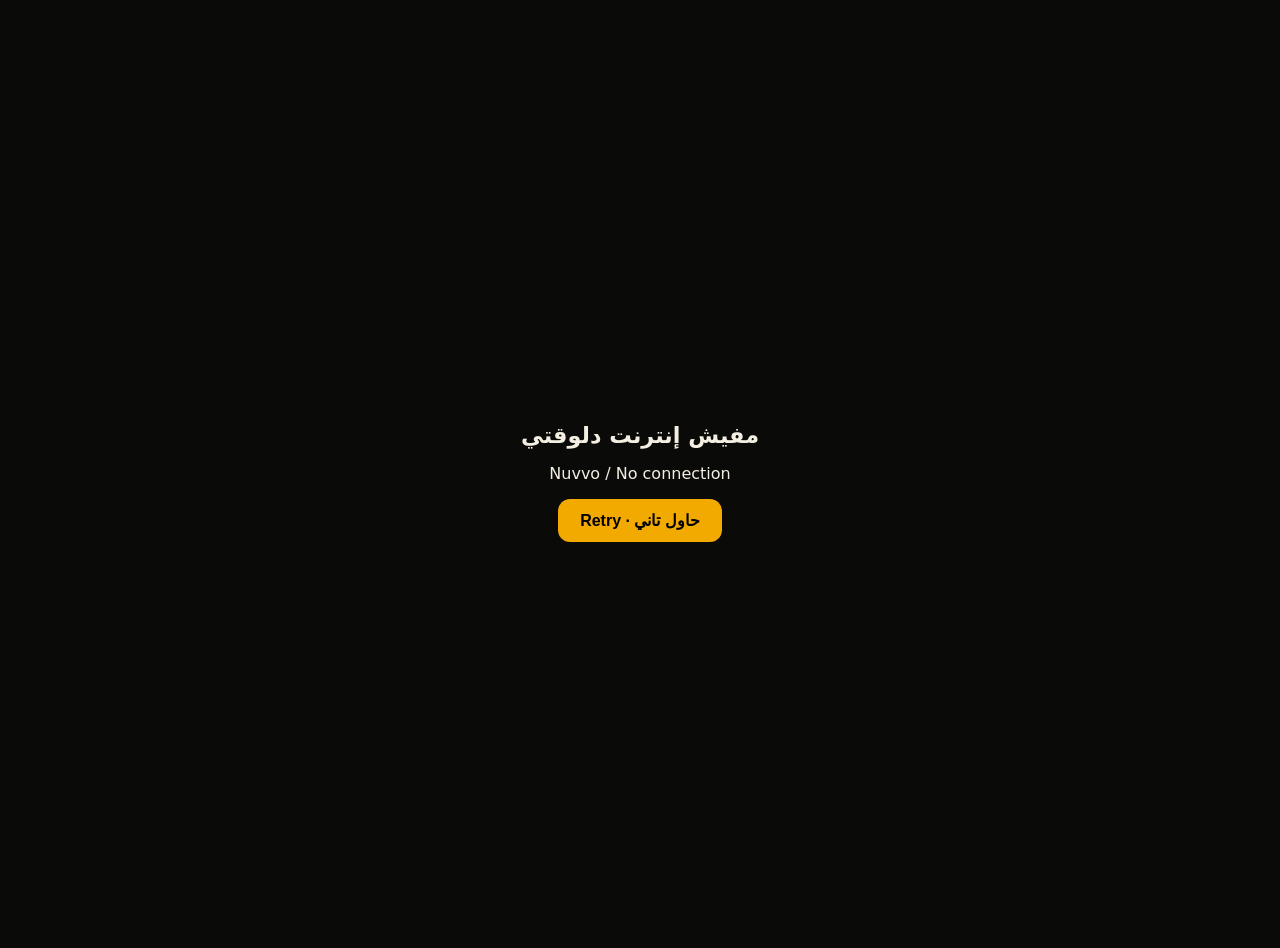
<file: offline.html>
<!doctype html><html lang="ar" dir="rtl"><head><meta charset="utf-8"><meta name="viewport" content="width=device-width,initial-scale=1"><title>Nuvvo</title><style>body{margin:0;min-height:100vh;display:grid;place-items:center;background:#0a0a09;color:#f4efe2;font-family:system-ui,sans-serif;text-align:center;padding:24px}h1{font-size:1.4rem}button{background:#f2a900;border:0;border-radius:12px;padding:12px 22px;font-weight:700;font-size:1rem;cursor:pointer}</style></head><body><main><h1>مفيش إنترنت دلوقتي</h1><p>Nuvvo / No connection</p><button onclick="location.reload()">حاول تاني · Retry</button></main></body></html>
</file>
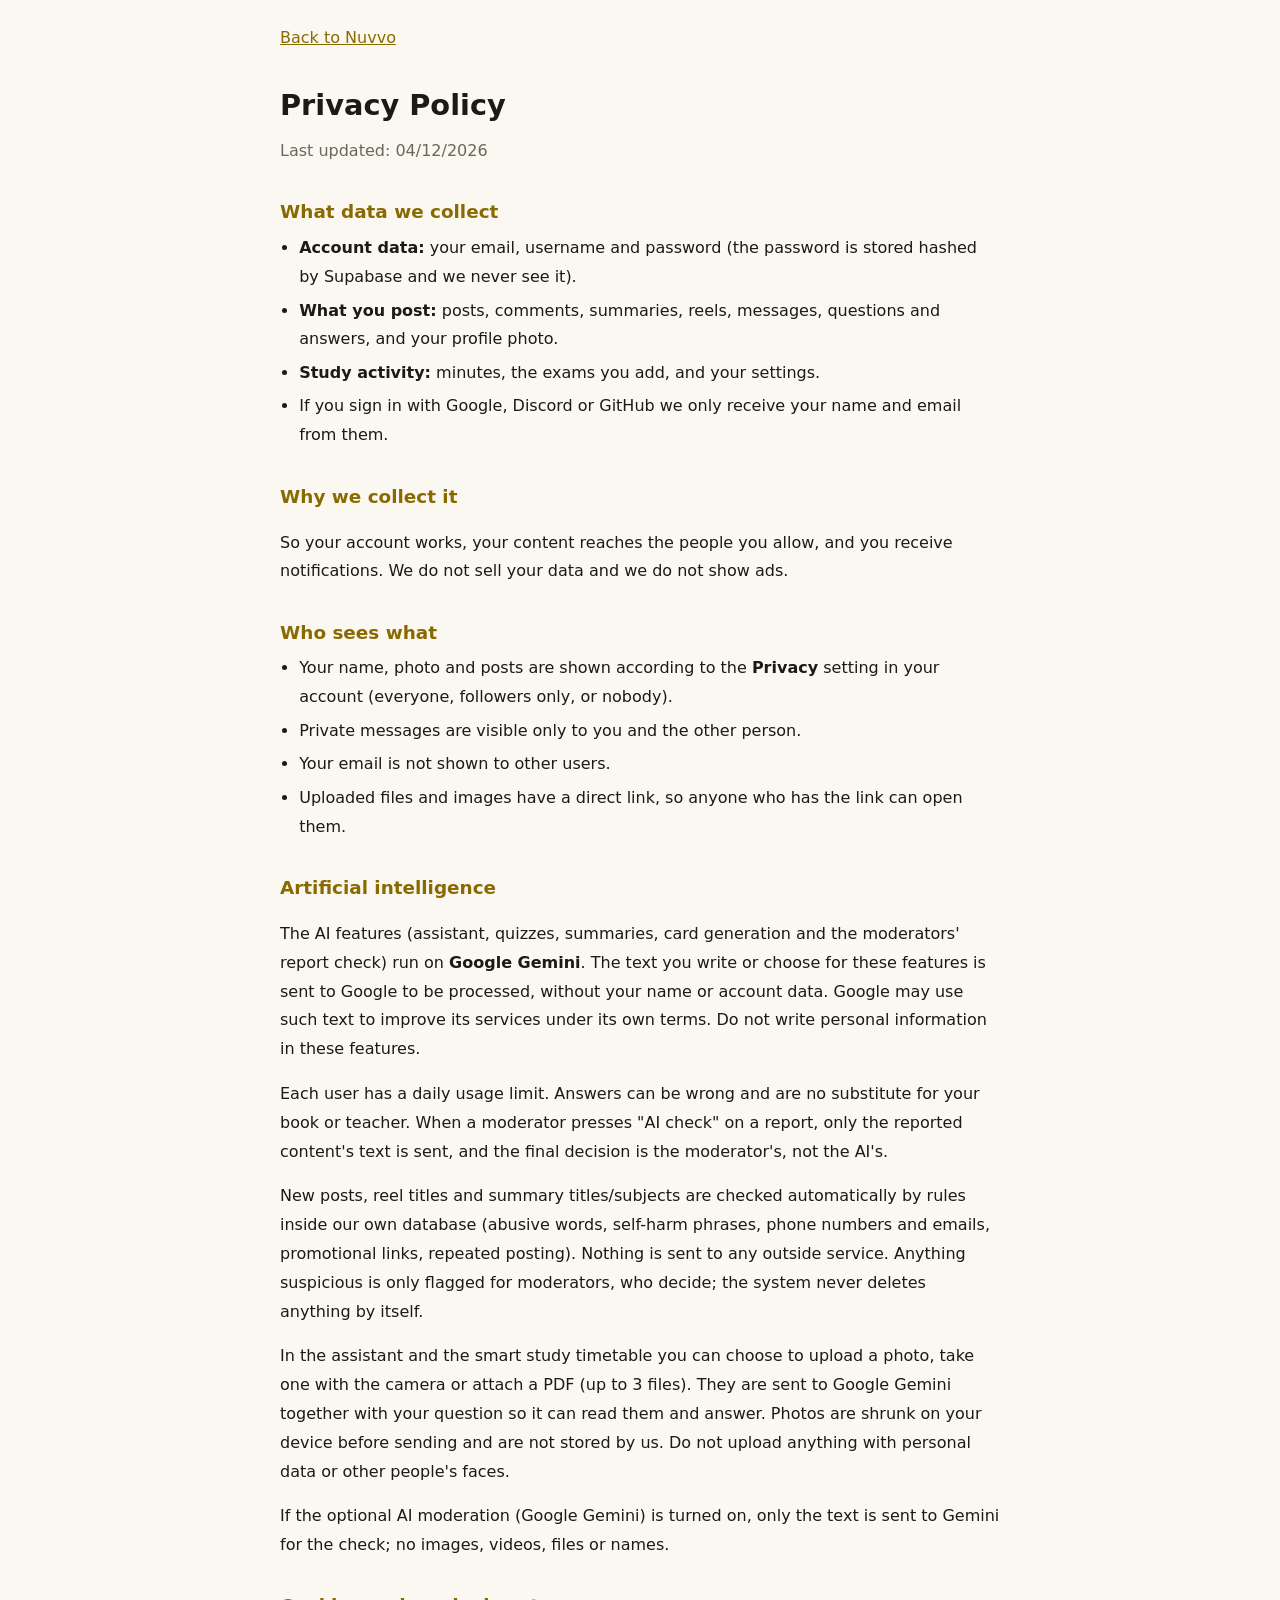
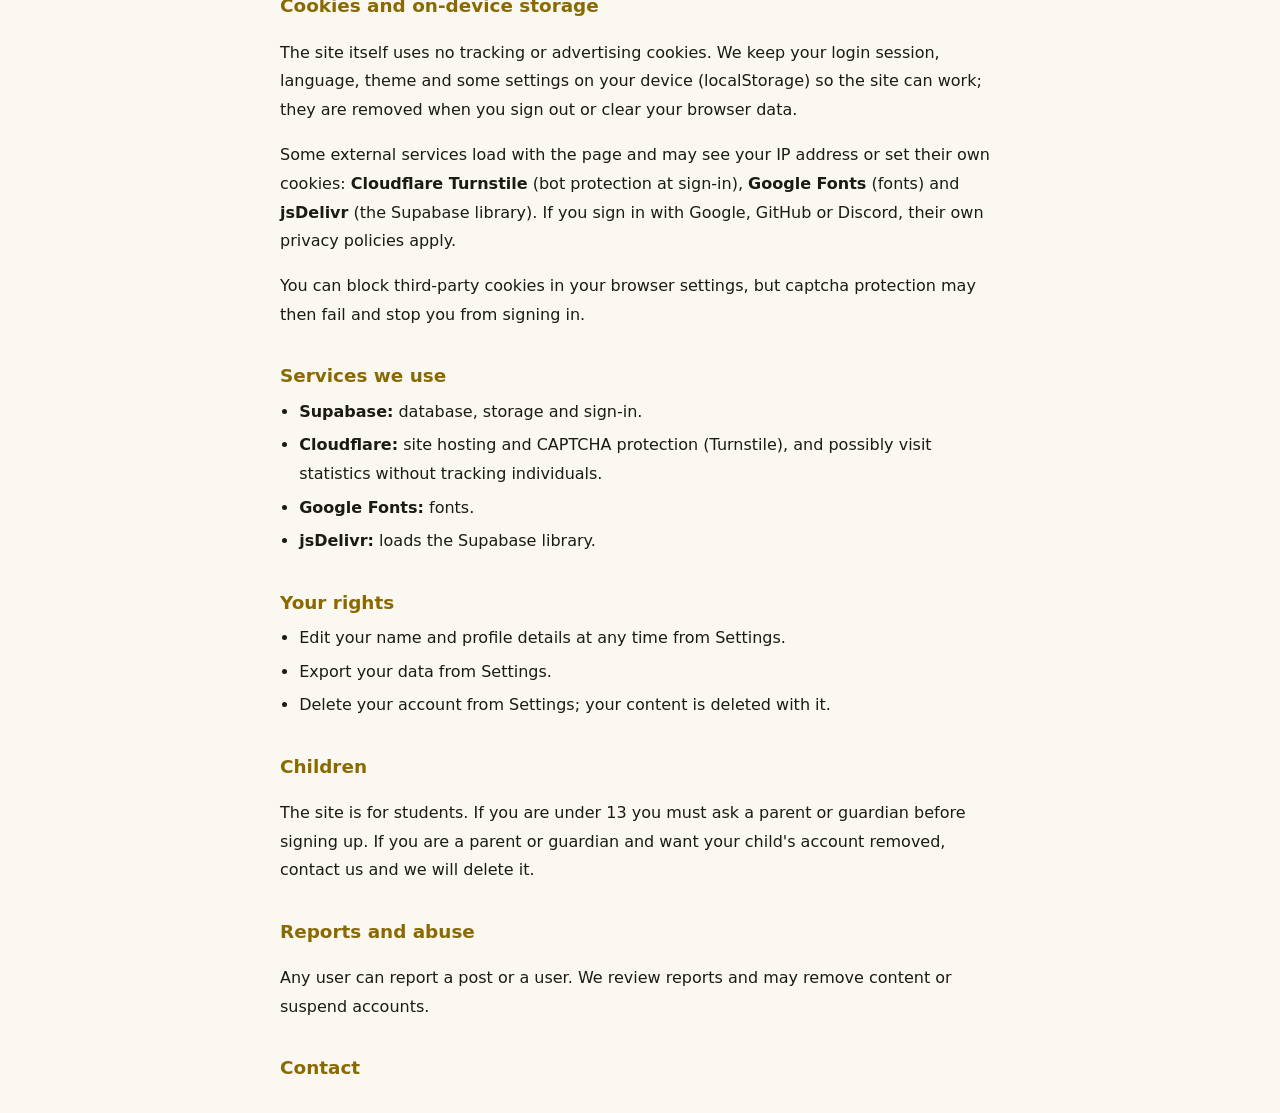
<file: privacy-en.html>
<!doctype html>
<html lang="en" dir="ltr">
<head>
<meta charset="utf-8">
<meta name="viewport" content="width=device-width, initial-scale=1">
<meta name="theme-color" content="#0a0a09">
<title>Privacy Policy | Nuvvo</title>
<link rel="icon" type="image/png" href="favicon.png">
<link rel="stylesheet" href="legal.css">
</head>
<body>
<main>
<a class="back" href="./">Back to Nuvvo</a>
<h1>Privacy Policy</h1>
<p class="meta">Last updated: <span id="d"></span></p>

<h2>What data we collect</h2>
<ul>
<li><b>Account data:</b> your email, username and password (the password is stored hashed by Supabase and we never see it).</li>
<li><b>What you post:</b> posts, comments, summaries, reels, messages, questions and answers, and your profile photo.</li>
<li><b>Study activity:</b> minutes, the exams you add, and your settings.</li>
<li>If you sign in with Google, Discord or GitHub we only receive your name and email from them.</li>
</ul>

<h2>Why we collect it</h2>
<p>So your account works, your content reaches the people you allow, and you receive notifications. We do not sell your data and we do not show ads.</p>

<h2>Who sees what</h2>
<ul>
<li>Your name, photo and posts are shown according to the <b>Privacy</b> setting in your account (everyone, followers only, or nobody).</li>
<li>Private messages are visible only to you and the other person.</li>
<li>Your email is not shown to other users.</li>
<li>Uploaded files and images have a direct link, so anyone who has the link can open them.</li>
</ul>

<h2 id="ai">Artificial intelligence</h2>
<p>The AI features (assistant, quizzes, summaries, card generation and the moderators' report check) run on <b>Google Gemini</b>. The text you write or choose for these features is sent to Google to be processed, without your name or account data. Google may use such text to improve its services under its own terms. Do not write personal information in these features.</p>
<p>Each user has a daily usage limit. Answers can be wrong and are no substitute for your book or teacher. When a moderator presses "AI check" on a report, only the reported content's text is sent, and the final decision is the moderator's, not the AI's.</p>

<p>New posts, reel titles and summary titles/subjects are checked automatically by rules inside our own database (abusive words, self-harm phrases, phone numbers and emails, promotional links, repeated posting). Nothing is sent to any outside service. Anything suspicious is only flagged for moderators, who decide; the system never deletes anything by itself.</p>
<p>In the assistant and the smart study timetable you can choose to upload a photo, take one with the camera or attach a PDF (up to 3 files). They are sent to Google Gemini together with your question so it can read them and answer. Photos are shrunk on your device before sending and are not stored by us. Do not upload anything with personal data or other people's faces.</p>
<p>If the optional AI moderation (Google Gemini) is turned on, only the text is sent to Gemini for the check; no images, videos, files or names.</p>
<h2 id="cookies">Cookies and on-device storage</h2>
<p>The site itself uses no tracking or advertising cookies. We keep your login session, language, theme and some settings on your device (localStorage) so the site can work; they are removed when you sign out or clear your browser data.</p>
<p>Some external services load with the page and may see your IP address or set their own cookies: <b>Cloudflare Turnstile</b> (bot protection at sign-in), <b>Google Fonts</b> (fonts) and <b>jsDelivr</b> (the Supabase library). If you sign in with Google, GitHub or Discord, their own privacy policies apply.</p>
<p>You can block third-party cookies in your browser settings, but captcha protection may then fail and stop you from signing in.</p>

<h2>Services we use</h2>
<ul>
<li><b>Supabase:</b> database, storage and sign-in.</li>
<li><b>Cloudflare:</b> site hosting and CAPTCHA protection (Turnstile), and possibly visit statistics without tracking individuals.</li>
<li><b>Google Fonts:</b> fonts.</li>
<li><b>jsDelivr:</b> loads the Supabase library.</li>
</ul>

<h2>Your rights</h2>
<ul>
<li>Edit your name and profile details at any time from Settings.</li>
<li>Export your data from Settings.</li>
<li>Delete your account from Settings; your content is deleted with it.</li>
</ul>

<h2>Children</h2>
<p>The site is for students. If you are under 13 you must ask a parent or guardian before signing up. If you are a parent or guardian and want your child's account removed, contact us and we will delete it.</p>

<h2>Reports and abuse</h2>
<p>Any user can report a post or a user. We review reports and may remove content or suspend accounts.</p>

<h2>Contact</h2>
<p id="contact">To contact us or ask for your data to be deleted: <a id="mail" href="#"></a></p>
</main>
<script src="config.js"></script>
<script src="legal.js"></script>
</body>
</html>
</file>
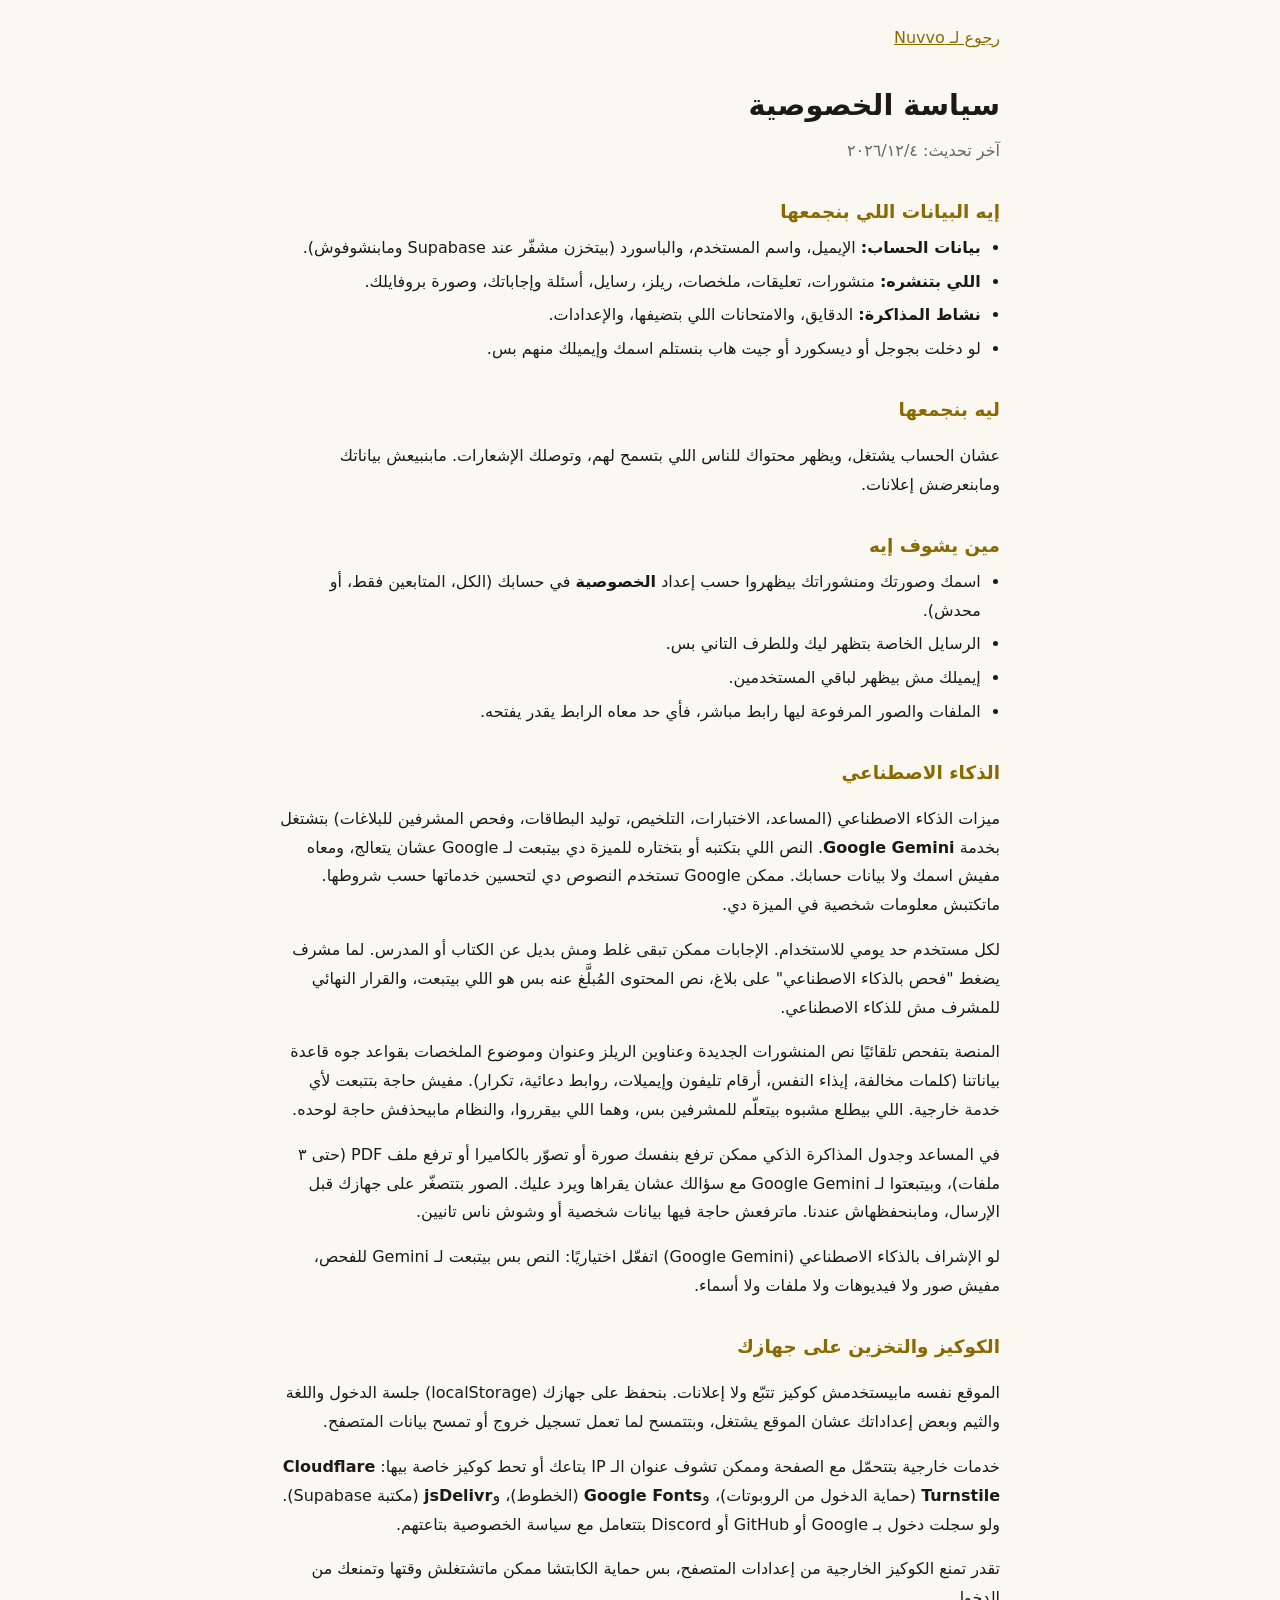
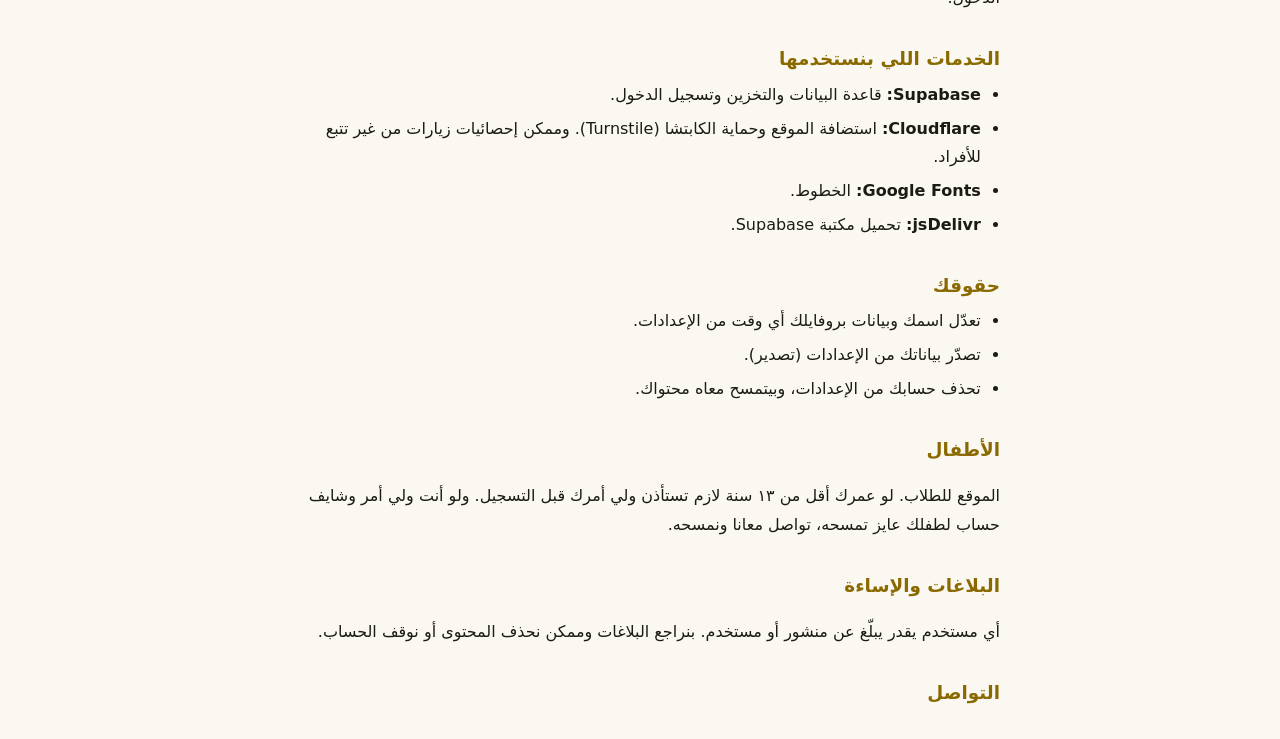
<file: privacy.html>
<!doctype html>
<html lang="ar" dir="rtl">
<head>
<meta charset="utf-8">
<meta name="viewport" content="width=device-width, initial-scale=1">
<meta name="theme-color" content="#0a0a09">
<title>سياسة الخصوصية | Nuvvo</title>
<link rel="icon" type="image/png" href="favicon.png">
<link rel="stylesheet" href="legal.css">
</head>
<body>
<main>
<a class="back" href="./">رجوع لـ Nuvvo</a>
<h1>سياسة الخصوصية</h1>
<p class="meta">آخر تحديث: <span id="d"></span></p>

<h2>إيه البيانات اللي بنجمعها</h2>
<ul>
<li><b>بيانات الحساب:</b> الإيميل، واسم المستخدم، والباسورد (بيتخزن مشفّر عند Supabase ومابنشوفوش).</li>
<li><b>اللي بتنشره:</b> منشورات، تعليقات، ملخصات، ريلز، رسايل، أسئلة وإجاباتك، وصورة بروفايلك.</li>
<li><b>نشاط المذاكرة:</b> الدقايق، والامتحانات اللي بتضيفها، والإعدادات.</li>
<li>لو دخلت بجوجل أو ديسكورد أو جيت هاب بنستلم اسمك وإيميلك منهم بس.</li>
</ul>

<h2>ليه بنجمعها</h2>
<p>عشان الحساب يشتغل، ويظهر محتواك للناس اللي بتسمح لهم، وتوصلك الإشعارات. مابنبيعش بياناتك ومابنعرضش إعلانات.</p>

<h2>مين يشوف إيه</h2>
<ul>
<li>اسمك وصورتك ومنشوراتك بيظهروا حسب إعداد <b>الخصوصية</b> في حسابك (الكل، المتابعين فقط، أو محدش).</li>
<li>الرسايل الخاصة بتظهر ليك وللطرف التاني بس.</li>
<li>إيميلك مش بيظهر لباقي المستخدمين.</li>
<li>الملفات والصور المرفوعة ليها رابط مباشر، فأي حد معاه الرابط يقدر يفتحه.</li>
</ul>

<h2 id="ai">الذكاء الاصطناعي</h2>
<p>ميزات الذكاء الاصطناعي (المساعد، الاختبارات، التلخيص، توليد البطاقات، وفحص المشرفين للبلاغات) بتشتغل بخدمة <b>Google Gemini</b>. النص اللي بتكتبه أو بتختاره للميزة دي بيتبعت لـ Google عشان يتعالج، ومعاه مفيش اسمك ولا بيانات حسابك. ممكن Google تستخدم النصوص دي لتحسين خدماتها حسب شروطها. ماتكتبش معلومات شخصية في الميزة دي.</p>
<p>لكل مستخدم حد يومي للاستخدام. الإجابات ممكن تبقى غلط ومش بديل عن الكتاب أو المدرس. لما مشرف يضغط "فحص بالذكاء الاصطناعي" على بلاغ، نص المحتوى المُبلَّغ عنه بس هو اللي بيتبعت، والقرار النهائي للمشرف مش للذكاء الاصطناعي.</p>

<p>المنصة بتفحص تلقائيًا نص المنشورات الجديدة وعناوين الريلز وعنوان وموضوع الملخصات بقواعد جوه قاعدة بياناتنا (كلمات مخالفة، إيذاء النفس، أرقام تليفون وإيميلات، روابط دعائية، تكرار). مفيش حاجة بتتبعت لأي خدمة خارجية. اللي بيطلع مشبوه بيتعلّم للمشرفين بس، وهما اللي بيقرروا، والنظام مابيحذفش حاجة لوحده.</p>
<p>في المساعد وجدول المذاكرة الذكي ممكن ترفع بنفسك صورة أو تصوّر بالكاميرا أو ترفع ملف PDF (حتى ٣ ملفات)، وبيتبعتوا لـ Google Gemini مع سؤالك عشان يقراها ويرد عليك. الصور بتتصغّر على جهازك قبل الإرسال، ومابنحفظهاش عندنا. ماترفعش حاجة فيها بيانات شخصية أو وشوش ناس تانيين.</p>
<p>لو الإشراف بالذكاء الاصطناعي (Google Gemini) اتفعّل اختياريًا: النص بس بيتبعت لـ Gemini للفحص، مفيش صور ولا فيديوهات ولا ملفات ولا أسماء.</p>
<h2 id="cookies">الكوكيز والتخزين على جهازك</h2>
<p id="cookies-p">الموقع نفسه مابيستخدمش كوكيز تتبّع ولا إعلانات. بنحفظ على جهازك (localStorage) جلسة الدخول واللغة والثيم وبعض إعداداتك عشان الموقع يشتغل، وبتتمسح لما تعمل تسجيل خروج أو تمسح بيانات المتصفح.</p>
<p>خدمات خارجية بتتحمّل مع الصفحة وممكن تشوف عنوان الـ IP بتاعك أو تحط كوكيز خاصة بيها: <b>Cloudflare Turnstile</b> (حماية الدخول من الروبوتات)، و<b>Google Fonts</b> (الخطوط)، و<b>jsDelivr</b> (مكتبة Supabase). ولو سجلت دخول بـ Google أو GitHub أو Discord بتتعامل مع سياسة الخصوصية بتاعتهم.</p>
<p>تقدر تمنع الكوكيز الخارجية من إعدادات المتصفح، بس حماية الكابتشا ممكن ماتشتغلش وقتها وتمنعك من الدخول.</p>

<h2>الخدمات اللي بنستخدمها</h2>
<ul>
<li><b>Supabase:</b> قاعدة البيانات والتخزين وتسجيل الدخول.</li>
<li><b>Cloudflare:</b> استضافة الموقع وحماية الكابتشا (Turnstile). وممكن إحصائيات زيارات من غير تتبع للأفراد.</li>
<li><b>Google Fonts:</b> الخطوط.</li>
<li><b>jsDelivr:</b> تحميل مكتبة Supabase.</li>
</ul>

<h2>حقوقك</h2>
<ul>
<li>تعدّل اسمك وبيانات بروفايلك أي وقت من الإعدادات.</li>
<li>تصدّر بياناتك من الإعدادات (تصدير).</li>
<li>تحذف حسابك من الإعدادات، وبيتمسح معاه محتواك.</li>
</ul>

<h2>الأطفال</h2>
<p>الموقع للطلاب. لو عمرك أقل من ١٣ سنة لازم تستأذن ولي أمرك قبل التسجيل. ولو أنت ولي أمر وشايف حساب لطفلك عايز تمسحه، تواصل معانا ونمسحه.</p>

<h2>البلاغات والإساءة</h2>
<p>أي مستخدم يقدر يبلّغ عن منشور أو مستخدم. بنراجع البلاغات وممكن نحذف المحتوى أو نوقف الحساب.</p>

<h2>التواصل</h2>
<p id="contact">للتواصل ولطلب مسح بياناتك: <a id="mail" href="#"></a></p>
</main>
<script src="config.js"></script>
<script src="legal.js"></script>
</body>
</html>
</file>
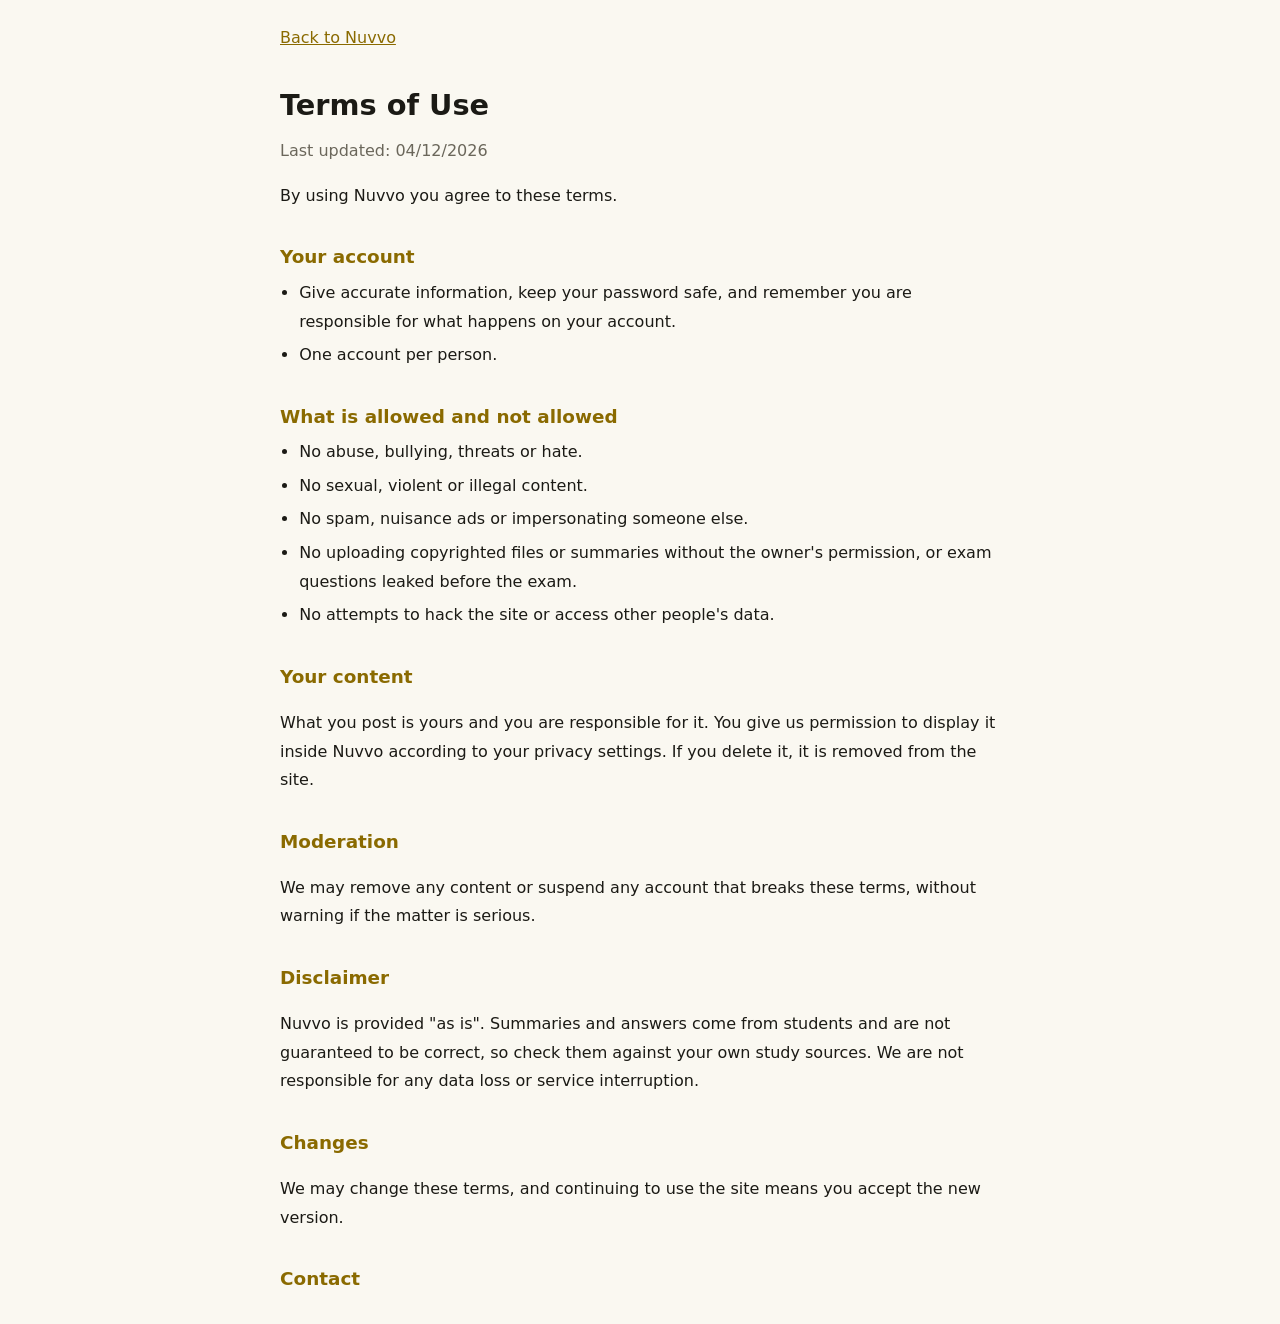
<file: terms-en.html>
<!doctype html>
<html lang="en" dir="ltr">
<head>
<meta charset="utf-8">
<meta name="viewport" content="width=device-width, initial-scale=1">
<meta name="theme-color" content="#0a0a09">
<title>Terms of Use | Nuvvo</title>
<link rel="icon" type="image/png" href="favicon.png">
<link rel="stylesheet" href="legal.css">
</head>
<body>
<main>
<a class="back" href="./">Back to Nuvvo</a>
<h1>Terms of Use</h1>
<p class="meta">Last updated: <span id="d"></span></p>

<p>By using Nuvvo you agree to these terms.</p>

<h2>Your account</h2>
<ul>
<li>Give accurate information, keep your password safe, and remember you are responsible for what happens on your account.</li>
<li>One account per person.</li>
</ul>

<h2>What is allowed and not allowed</h2>
<ul>
<li>No abuse, bullying, threats or hate.</li>
<li>No sexual, violent or illegal content.</li>
<li>No spam, nuisance ads or impersonating someone else.</li>
<li>No uploading copyrighted files or summaries without the owner's permission, or exam questions leaked before the exam.</li>
<li>No attempts to hack the site or access other people's data.</li>
</ul>

<h2>Your content</h2>
<p>What you post is yours and you are responsible for it. You give us permission to display it inside Nuvvo according to your privacy settings. If you delete it, it is removed from the site.</p>

<h2>Moderation</h2>
<p>We may remove any content or suspend any account that breaks these terms, without warning if the matter is serious.</p>

<h2>Disclaimer</h2>
<p>Nuvvo is provided "as is". Summaries and answers come from students and are not guaranteed to be correct, so check them against your own study sources. We are not responsible for any data loss or service interruption.</p>

<h2>Changes</h2>
<p>We may change these terms, and continuing to use the site means you accept the new version.</p>

<h2>Contact</h2>
<p id="contact">To contact us: <a id="mail" href="#"></a></p>
</main>
<script src="config.js"></script>
<script src="legal.js"></script>
</body>
</html>
</file>
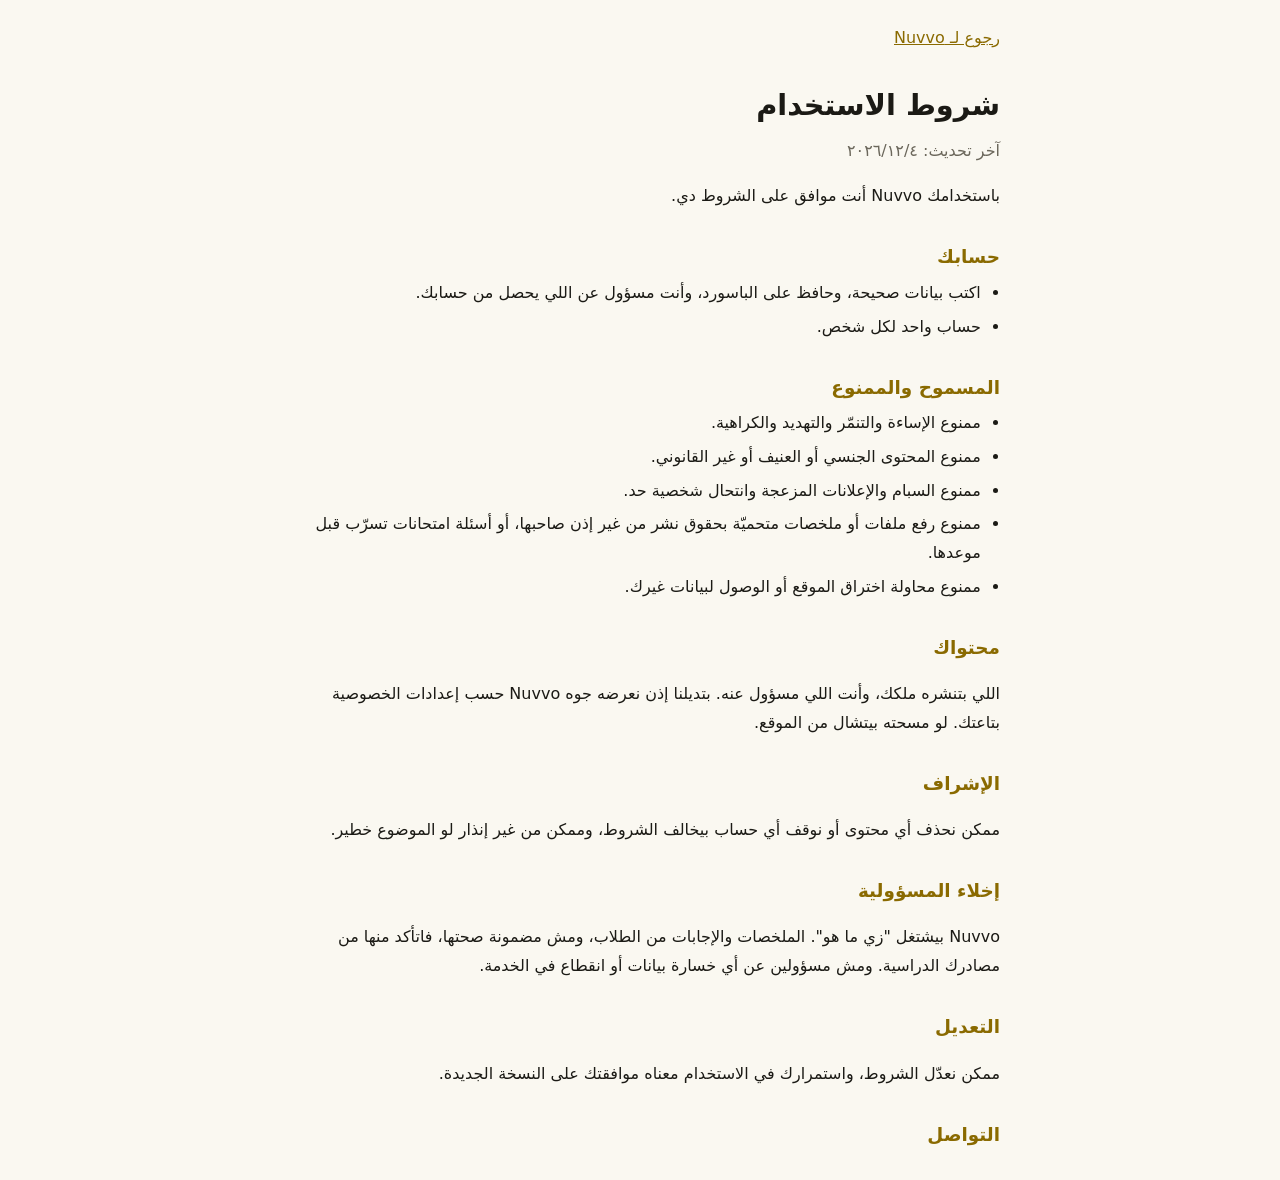
<file: terms.html>
<!doctype html>
<html lang="ar" dir="rtl">
<head>
<meta charset="utf-8">
<meta name="viewport" content="width=device-width, initial-scale=1">
<meta name="theme-color" content="#0a0a09">
<title>شروط الاستخدام | Nuvvo</title>
<link rel="icon" type="image/png" href="favicon.png">
<link rel="stylesheet" href="legal.css">
</head>
<body>
<main>
<a class="back" href="./">رجوع لـ Nuvvo</a>
<h1>شروط الاستخدام</h1>
<p class="meta">آخر تحديث: <span id="d"></span></p>

<p>باستخدامك Nuvvo أنت موافق على الشروط دي.</p>

<h2>حسابك</h2>
<ul>
<li>اكتب بيانات صحيحة، وحافظ على الباسورد، وأنت مسؤول عن اللي يحصل من حسابك.</li>
<li>حساب واحد لكل شخص.</li>
</ul>

<h2>المسموح والممنوع</h2>
<ul>
<li>ممنوع الإساءة والتنمّر والتهديد والكراهية.</li>
<li>ممنوع المحتوى الجنسي أو العنيف أو غير القانوني.</li>
<li>ممنوع السبام والإعلانات المزعجة وانتحال شخصية حد.</li>
<li>ممنوع رفع ملفات أو ملخصات متحميّة بحقوق نشر من غير إذن صاحبها، أو أسئلة امتحانات تسرّب قبل موعدها.</li>
<li>ممنوع محاولة اختراق الموقع أو الوصول لبيانات غيرك.</li>
</ul>

<h2>محتواك</h2>
<p>اللي بتنشره ملكك، وأنت اللي مسؤول عنه. بتديلنا إذن نعرضه جوه Nuvvo حسب إعدادات الخصوصية بتاعتك. لو مسحته بيتشال من الموقع.</p>

<h2>الإشراف</h2>
<p>ممكن نحذف أي محتوى أو نوقف أي حساب بيخالف الشروط، وممكن من غير إنذار لو الموضوع خطير.</p>

<h2>إخلاء المسؤولية</h2>
<p>Nuvvo بيشتغل "زي ما هو". الملخصات والإجابات من الطلاب، ومش مضمونة صحتها، فاتأكد منها من مصادرك الدراسية. ومش مسؤولين عن أي خسارة بيانات أو انقطاع في الخدمة.</p>

<h2>التعديل</h2>
<p>ممكن نعدّل الشروط، واستمرارك في الاستخدام معناه موافقتك على النسخة الجديدة.</p>

<h2>التواصل</h2>
<p id="contact">للتواصل: <a id="mail" href="#"></a></p>
</main>
<script src="config.js"></script>
<script src="legal.js"></script>
</body>
</html>
</file>
<file: legal.css>
:root{color-scheme:dark light;--bg:#0a0a09;--fg:#f6f2e4;--muted:#a29e8d;--acc:#ffd60a}
@media (prefers-color-scheme:light){:root{--bg:#faf8f1;--fg:#1b1a15;--muted:#6b675b;--acc:#8a6a00}}
body{margin:0;background:var(--bg);color:var(--fg);font:16px/1.8 "IBM Plex Sans Arabic",system-ui,sans-serif;padding:24px 16px}
main{max-width:720px;margin:0 auto}
h1{font-size:1.8rem;margin:.6em 0 .2em}
h2{font-size:1.15rem;margin:1.6em 0 .3em;color:var(--acc)}
.meta{color:var(--muted);margin:0 0 1em}
ul{padding-inline-start:1.2em;margin:.3em 0}
li{margin:.3em 0}
a{color:var(--acc)}
.back{display:inline-block;margin-bottom:.6em}
</file>
